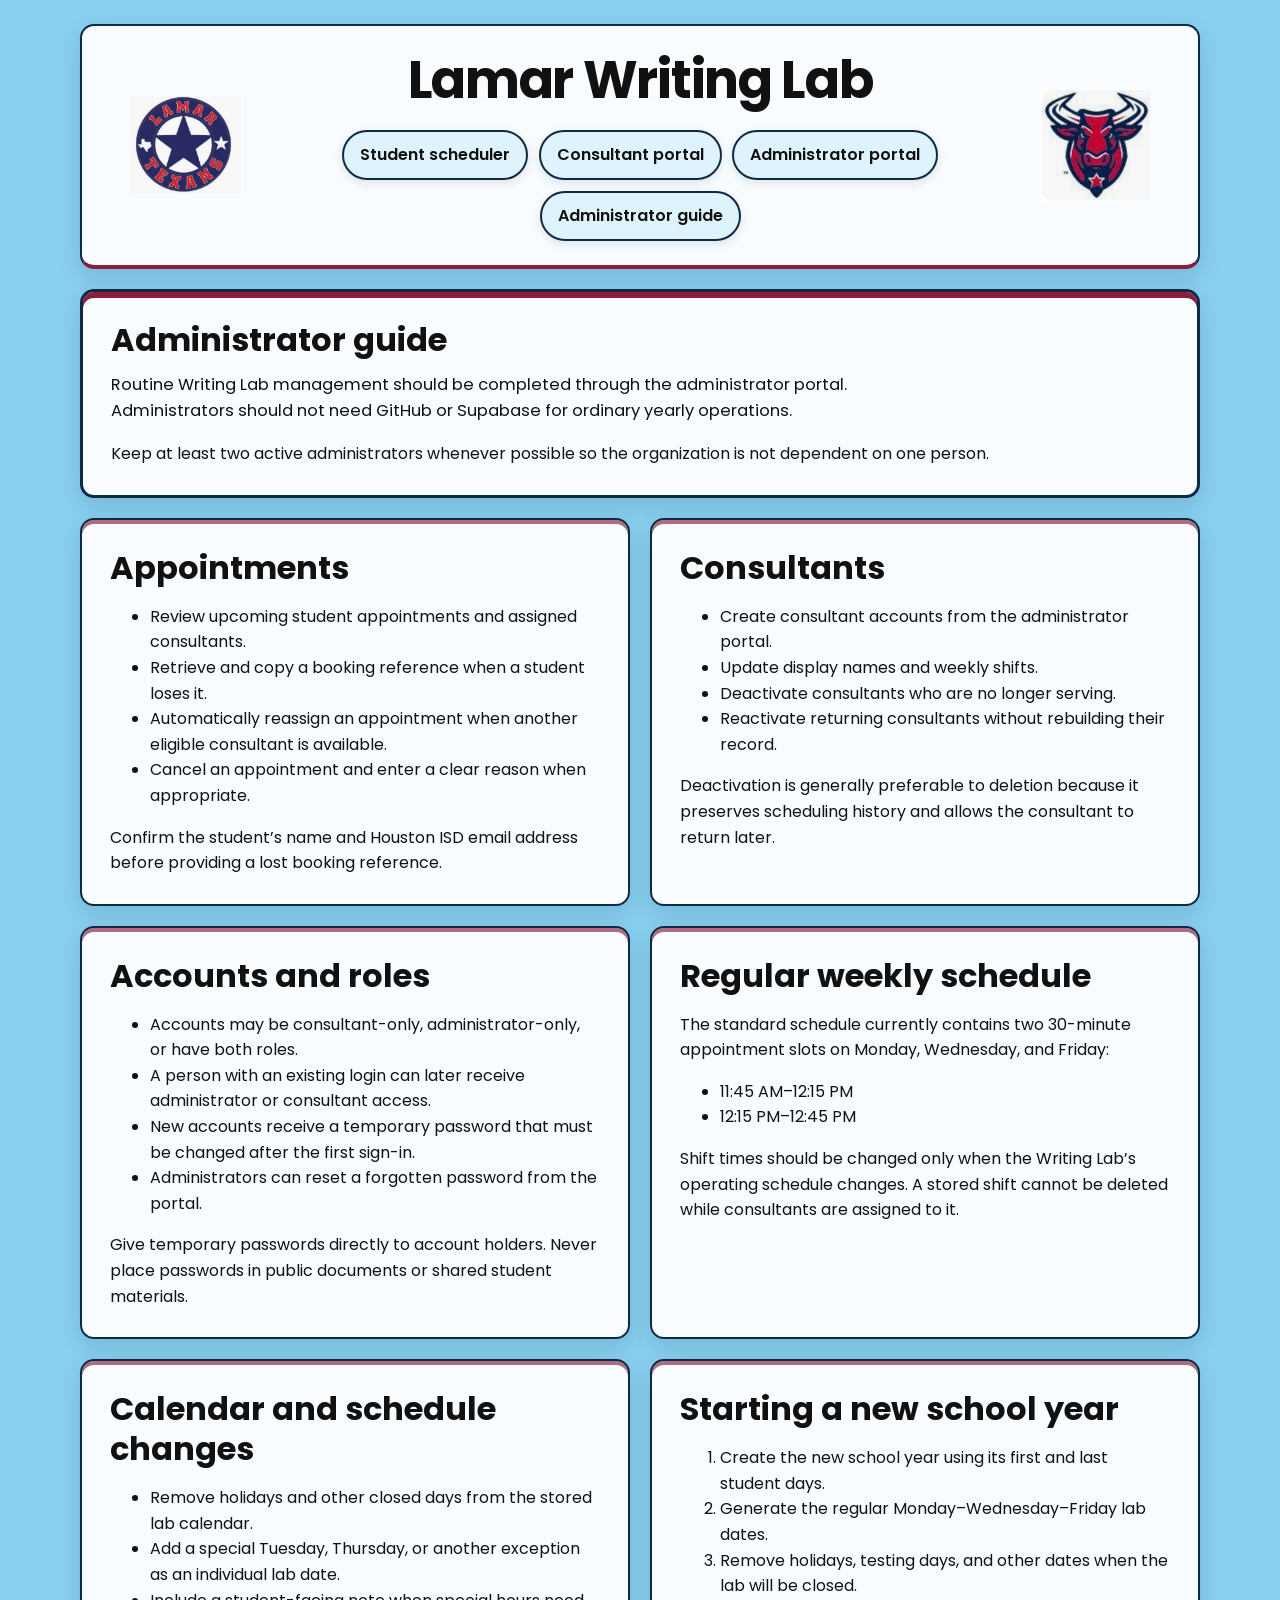
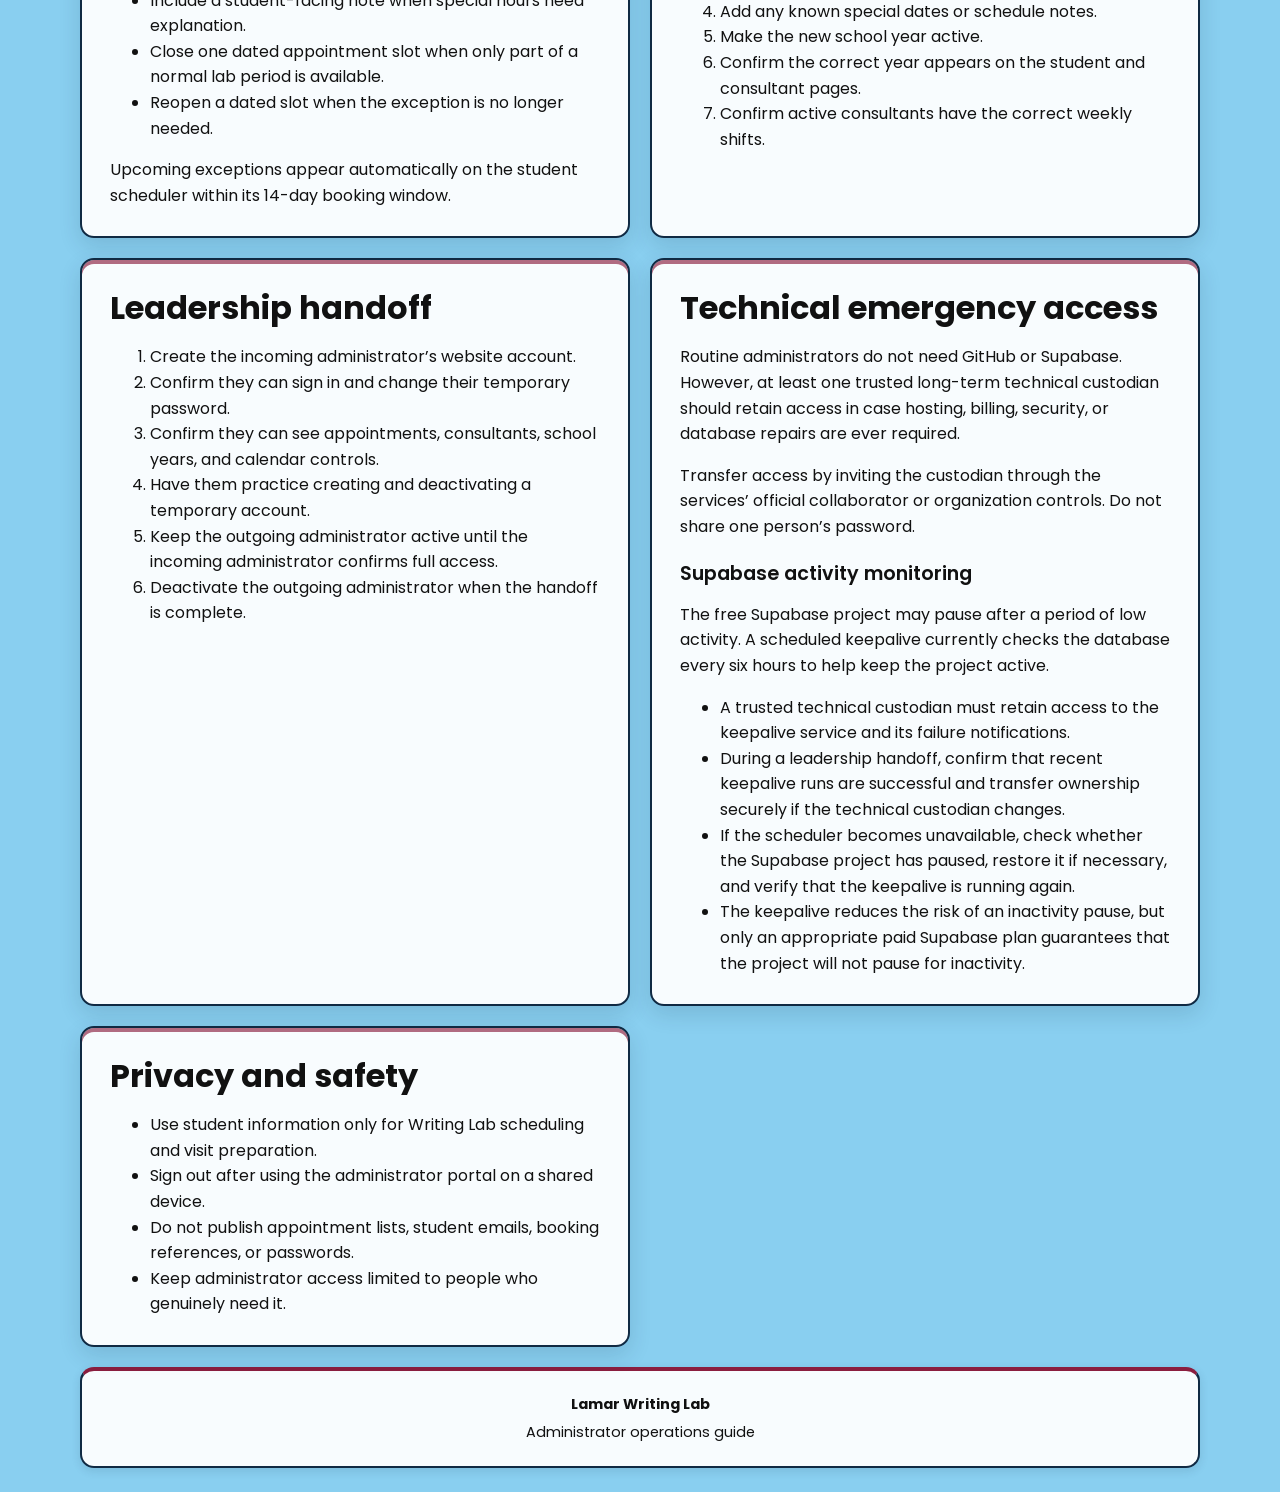
<file: admin-guide.html>
<!DOCTYPE html>
<html lang="en">
<head>
  <meta charset="UTF-8">

  <meta
    name="viewport"
    content="width=device-width, initial-scale=1.0"
  >

  <title>Lamar Writing Lab Administrator Guide</title>

  <link rel="icon" href="data:,">

  <link
    rel="preconnect"
    href="https://fonts.googleapis.com"
  >

  <link
    rel="preconnect"
    href="https://fonts.gstatic.com"
    crossorigin
  >

  <link
    href="https://fonts.googleapis.com/css2?family=Poppins:wght@400;500;600;700&display=swap"
    rel="stylesheet"
  >

  <link rel="stylesheet" href="styles.css">
  <link rel="stylesheet" href="branding.css">
  <link rel="stylesheet" href="staff.css">
</head>

<body class="staff-page">
  <header class="site-header">
    <h1>Lamar Writing Lab</h1>

    <nav aria-label="Writing Lab navigation">
      <a href="index.html">
        Student scheduler
      </a>

      <a href="consultant.html">
        Consultant portal
      </a>

      <a href="admin.html">
        Administrator portal
      </a>

      <a href="admin-guide.html">
        Administrator guide
      </a>
    </nav>
  </header>

  <main
    id="guide"
    class="page-grid"
  >
    <section class="card primary-card">
      <h2>Administrator guide</h2>

      <p class="section-introduction">
        Routine Writing Lab management should be completed through
        the administrator portal. Administrators should not need
        GitHub or Supabase for ordinary yearly operations.
      </p>

      <p>
        Keep at least two active administrators whenever possible
        so the organization is not dependent on one person.
      </p>
    </section>

    <section class="card">
      <h2>Appointments</h2>

      <ul>
        <li>
          Review upcoming student appointments and assigned
          consultants.
        </li>

        <li>
          Retrieve and copy a booking reference when a student
          loses it.
        </li>

        <li>
          Automatically reassign an appointment when another
          eligible consultant is available.
        </li>

        <li>
          Cancel an appointment and enter a clear reason when
          appropriate.
        </li>
      </ul>

      <p>
        Confirm the student’s name and Houston ISD email address
        before providing a lost booking reference.
      </p>
    </section>

    <section class="card">
      <h2>Consultants</h2>

      <ul>
        <li>
          Create consultant accounts from the administrator
          portal.
        </li>

        <li>
          Update display names and weekly shifts.
        </li>

        <li>
          Deactivate consultants who are no longer serving.
        </li>

        <li>
          Reactivate returning consultants without rebuilding
          their record.
        </li>
      </ul>

      <p>
        Deactivation is generally preferable to deletion because
        it preserves scheduling history and allows the consultant
        to return later.
      </p>
    </section>

    <section class="card">
      <h2>Accounts and roles</h2>

      <ul>
        <li>
          Accounts may be consultant-only, administrator-only, or
          have both roles.
        </li>

        <li>
          A person with an existing login can later receive
          administrator or consultant access.
        </li>

        <li>
          New accounts receive a temporary password that must be
          changed after the first sign-in.
        </li>

        <li>
          Administrators can reset a forgotten password from the
          portal.
        </li>
      </ul>

      <p>
        Give temporary passwords directly to account holders.
        Never place passwords in public documents or shared
        student materials.
      </p>
    </section>

    <section class="card">
      <h2>Regular weekly schedule</h2>

      <p>
        The standard schedule currently contains two 30-minute
        appointment slots on Monday, Wednesday, and Friday:
      </p>

      <ul>
        <li>11:45 AM–12:15 PM</li>
        <li>12:15 PM–12:45 PM</li>
      </ul>

      <p>
        Shift times should be changed only when the Writing Lab’s
        operating schedule changes. A stored shift cannot be
        deleted while consultants are assigned to it.
      </p>
    </section>

    <section class="card">
      <h2>Calendar and schedule changes</h2>

      <ul>
        <li>
          Remove holidays and other closed days from the stored
          lab calendar.
        </li>

        <li>
          Add a special Tuesday, Thursday, or another exception
          as an individual lab date.
        </li>

        <li>
          Include a student-facing note when special hours need
          explanation.
        </li>

        <li>
          Close one dated appointment slot when only part of a
          normal lab period is available.
        </li>

        <li>
          Reopen a dated slot when the exception is no longer
          needed.
        </li>
      </ul>

      <p>
        Upcoming exceptions appear automatically on the student
        scheduler within its 14-day booking window.
      </p>
    </section>

    <section class="card">
      <h2>Starting a new school year</h2>

      <ol>
        <li>
          Create the new school year using its first and last
          student days.
        </li>

        <li>
          Generate the regular Monday–Wednesday–Friday lab dates.
        </li>

        <li>
          Remove holidays, testing days, and other dates when the
          lab will be closed.
        </li>

        <li>
          Add any known special dates or schedule notes.
        </li>

        <li>
          Make the new school year active.
        </li>

        <li>
          Confirm the correct year appears on the student and
          consultant pages.
        </li>

        <li>
          Confirm active consultants have the correct weekly
          shifts.
        </li>
      </ol>
    </section>

    <section class="card">
      <h2>Leadership handoff</h2>

      <ol>
        <li>
          Create the incoming administrator’s website account.
        </li>

        <li>
          Confirm they can sign in and change their temporary
          password.
        </li>

        <li>
          Confirm they can see appointments, consultants, school
          years, and calendar controls.
        </li>

        <li>
          Have them practice creating and deactivating a temporary
          account.
        </li>

        <li>
          Keep the outgoing administrator active until the
          incoming administrator confirms full access.
        </li>

        <li>
          Deactivate the outgoing administrator when the handoff
          is complete.
        </li>
      </ol>
    </section>

    <section class="card">
      <h2>Technical emergency access</h2>

      <p>
        Routine administrators do not need GitHub or Supabase.
        However, at least one trusted long-term technical
        custodian should retain access in case hosting, billing,
        security, or database repairs are ever required.
      </p>

      <p>
        Transfer access by inviting the custodian through the
        services’ official collaborator or organization controls.
        Do not share one person’s password.
      </p>

      <h3>Supabase activity monitoring</h3>

      <p>
        The free Supabase project may pause after a period of low
        activity. A scheduled keepalive currently checks the
        database every six hours to help keep the project active.
      </p>

      <ul>
        <li>
          A trusted technical custodian must retain access to the
          keepalive service and its failure notifications.
        </li>

        <li>
          During a leadership handoff, confirm that recent
          keepalive runs are successful and transfer ownership
          securely if the technical custodian changes.
        </li>

        <li>
          If the scheduler becomes unavailable, check whether the
          Supabase project has paused, restore it if necessary,
          and verify that the keepalive is running again.
        </li>

        <li>
          The keepalive reduces the risk of an inactivity pause,
          but only an appropriate paid Supabase plan guarantees
          that the project will not pause for inactivity.
        </li>
      </ul>
    </section>

    <section class="card">
      <h2>Privacy and safety</h2>

      <ul>
        <li>
          Use student information only for Writing Lab scheduling
          and visit preparation.
        </li>

        <li>
          Sign out after using the administrator portal on a
          shared device.
        </li>

        <li>
          Do not publish appointment lists, student emails,
          booking references, or passwords.
        </li>

        <li>
          Keep administrator access limited to people who
          genuinely need it.
        </li>
      </ul>
    </section>
  </main>

  <footer class="site-footer">
    <p>
      <strong>Lamar Writing Lab</strong>
    </p>

    <p>
      Administrator operations guide
    </p>
  </footer>
</body>
</html>
</file>
<file: styles.css>
:root {
  --background-blue: #89cff0;
  --navy: #102a43;
  --black: #111111;
  --white: #ffffff;
  --card-background: rgba(255, 255, 255, 0.94);
  --soft-blue: #dff3fc;
  --lighter-blue: #eef9fe;
  --border-color: #102a43;
  --error-border: #9b1c1c;
  --success-border: #26734d;
  --shadow: 0 8px 22px rgba(16, 42, 67, 0.14);
  --small-shadow: 0 3px 10px rgba(16, 42, 67, 0.12);
  --corner-radius: 14px;
  --content-width: 1120px;
}

* {
  box-sizing: border-box;
}

html {
  scroll-behavior: smooth;
}

body {
  margin: 0;
  min-width: 280px;
  background: var(--background-blue);
  color: var(--black);
  font-family:
    "Poppins",
    "Montserrat",
    Arial,
    sans-serif;
  font-size: 1rem;
  line-height: 1.6;
}

[hidden] {
  display: none !important;
}

a {
  color: var(--black);
  font-weight: 600;
  text-decoration-color: var(--navy);
  text-decoration-thickness: 2px;
  text-underline-offset: 0.2em;
}

a:hover {
  text-decoration-thickness: 3px;
}

a:focus-visible,
button:focus-visible,
input:focus-visible,
select:focus-visible,
summary:focus-visible {
  outline: 3px solid var(--navy);
  outline-offset: 3px;
}

.site-header {
  width: min(
    calc(100% - 2rem),
    var(--content-width)
  );
  margin: 1.5rem auto 0;
  padding: 1.5rem;
  background: var(--card-background);
  border: 2px solid var(--border-color);
  border-radius: var(--corner-radius);
  box-shadow: var(--shadow);
  text-align: center;
}

.site-header h1 {
  margin: 0;
  color: var(--black);
  font-size: clamp(2rem, 5vw, 3.25rem);
  font-weight: 700;
  line-height: 1.15;
  letter-spacing: -0.025em;
}

.site-header nav {
  display: flex;
  flex-wrap: wrap;
  justify-content: center;
  gap: 0.65rem;
  margin-top: 1.25rem;
}

.site-header nav a {
  display: inline-block;
  padding: 0.65rem 1rem;
  background: var(--soft-blue);
  border: 2px solid var(--navy);
  border-radius: 999px;
  color: var(--black);
  text-decoration: none;
  box-shadow: var(--small-shadow);
}

.site-header nav a:hover {
  background: var(--white);
}

.page-grid {
  display: grid;
  grid-template-columns:
    repeat(2, minmax(0, 1fr));
  gap: 1.25rem;
  width: min(
    calc(100% - 2rem),
    var(--content-width)
  );
  margin: 1.25rem auto;
}

.card {
  min-width: 0;
  padding: clamp(1.15rem, 3vw, 1.75rem);
  background: var(--card-background);
  border: 2px solid var(--border-color);
  border-radius: var(--corner-radius);
  box-shadow: var(--shadow);
}

.primary-card {
  grid-column: 1 / -1;
  border-width: 3px;
}

#booking-section,
.confirmation-card,
.page-message {
  grid-column: 1 / -1;
}

.card > :first-child {
  margin-top: 0;
}

.card > :last-child {
  margin-bottom: 0;
}

h1,
h2,
h3,
h4 {
  color: var(--black);
  font-family:
    "Poppins",
    "Montserrat",
    Arial,
    sans-serif;
  line-height: 1.25;
}

h2 {
  margin-bottom: 0.75rem;
  font-size: clamp(1.45rem, 3vw, 2rem);
  font-weight: 700;
}

h3 {
  margin-top: 1.4rem;
  margin-bottom: 0.6rem;
  font-size: 1.2rem;
  font-weight: 600;
}

h4 {
  font-size: 1.05rem;
  font-weight: 600;
}

.section-introduction {
  max-width: 72ch;
  margin-top: 0;
  font-size: 1.03rem;
}

form {
  width: 100%;
}

form p {
  margin: 1rem 0;
}

label {
  display: block;
  margin-bottom: 0.35rem;
  color: var(--black);
  font-weight: 600;
}

input,
select,
textarea {
  width: 100%;
  max-width: 34rem;
  min-height: 2.8rem;
  padding: 0.65rem 0.75rem;
  background: var(--white);
  border: 2px solid var(--navy);
  border-radius: 8px;
  color: var(--black);
  font: inherit;
}

input::placeholder,
textarea::placeholder {
  color: #444444;
  opacity: 1;
}

input:disabled,
select:disabled,
textarea:disabled {
  background: #e7e7e7;
  cursor: not-allowed;
  opacity: 1;
}

.form-help {
  max-width: 65ch;
  padding: 0.8rem 1rem;
  background: var(--lighter-blue);
  border-left: 5px solid var(--navy);
  border-radius: 6px;
}

button,
.staff-links a {
  display: inline-block;
  min-height: 2.75rem;
  margin: 0.25rem 0;
  padding: 0.65rem 1rem;
  background: var(--soft-blue);
  border: 2px solid var(--navy);
  border-radius: 8px;
  color: var(--black);
  font: inherit;
  font-weight: 600;
  line-height: 1.35;
  text-align: center;
  text-decoration: none;
  cursor: pointer;
  box-shadow: var(--small-shadow);
}

button:hover,
.staff-links a:hover {
  background: var(--white);
}

button:active,
.staff-links a:active {
  transform: translateY(1px);
  box-shadow: none;
}

button:disabled {
  background: #e2e2e2;
  border-color: #555555;
  color: #333333;
  cursor: not-allowed;
  box-shadow: none;
}

#slot-options {
  display: grid;
  grid-template-columns:
    repeat(auto-fit, minmax(220px, 1fr));
  gap: 0.8rem;
  margin-top: 1.25rem;
}

#slot-options button {
  width: 100%;
  min-height: 3.25rem;
}

.appointment-result {
  margin-top: 1.25rem;
  padding: 1rem;
  background: var(--lighter-blue);
  border: 2px solid var(--navy);
  border-radius: 10px;
}

.confirmation-card {
  border-color: var(--success-border);
  border-width: 3px;
}

.notice-card {
  background: #fff8d8;
  border-color: var(--navy);
}

.staff-card {
  background: var(--lighter-blue);
}

.staff-links {
  display: flex;
  flex-wrap: wrap;
  gap: 0.75rem;
}

.page-message,
[role="status"],
[role="alert"] {
  overflow-wrap: anywhere;
}

.page-message:not(:empty),
.card [role="status"]:not(:empty),
.card [role="alert"]:not(:empty) {
  margin-top: 1rem;
  padding: 0.75rem 1rem;
  background: var(--white);
  border-left: 5px solid var(--navy);
  border-radius: 6px;
}

.card [role="alert"]:not(:empty) {
  border-left-color: var(--error-border);
}

details {
  margin: 0.8rem 0;
  padding: 0.75rem;
  background: var(--lighter-blue);
  border: 1px solid var(--navy);
  border-radius: 8px;
}

summary {
  color: var(--black);
  font-weight: 600;
  cursor: pointer;
}

hr {
  margin: 1.5rem 0;
  border: 0;
  border-top: 2px solid var(--navy);
}

.site-footer {
  width: min(
    calc(100% - 2rem),
    var(--content-width)
  );
  margin: 0 auto 1.5rem;
  padding: 1rem 1.25rem;
  background: var(--card-background);
  border: 2px solid var(--navy);
  border-radius: var(--corner-radius);
  box-shadow: var(--small-shadow);
  text-align: center;
  font-size: 0.9rem;
}

.site-footer p {
  margin: 0.35rem 0;
}

#book-appointment,
#manage-appointment,
#staff-access {
  scroll-margin-top: 1rem;
}

@media (max-width: 760px) {
  .site-header,
  .page-grid,
  .site-footer {
    width: min(
      calc(100% - 1rem),
      var(--content-width)
    );
  }

  .site-header {
    margin-top: 0.5rem;
    padding: 1.1rem 0.8rem;
  }

  .site-header nav {
    display: grid;
    grid-template-columns: 1fr;
  }

  .site-header nav a {
    width: 100%;
  }

  .page-grid {
    grid-template-columns: 1fr;
    gap: 0.9rem;
    margin: 0.9rem auto;
  }

  .primary-card,
  #booking-section,
  .confirmation-card,
  .page-message {
    grid-column: auto;
  }

  .card {
    padding: 1rem;
  }

  button,
  .staff-links a {
    width: 100%;
  }

  .staff-links {
    display: grid;
    grid-template-columns: 1fr;
  }

  input,
  select,
  textarea {
    max-width: none;
  }
}

@media (max-width: 400px) {
  body {
    font-size: 0.95rem;
  }

  .site-header h1 {
    font-size: 1.9rem;
  }

  .card {
    border-radius: 10px;
  }
}

@media (prefers-reduced-motion: reduce) {
  html {
    scroll-behavior: auto;
  }

  *,
  *::before,
  *::after {
    transition: none !important;
    animation: none !important;
  }
}
.student-booking-reference {
  display: grid;
  gap: 0.75rem;
  margin: 1.25rem 0;
  padding: 1rem;
  background: var(--white);
  border: 3px solid var(--navy);
  border-radius: 10px;
}

.student-booking-reference strong {
  font-size: 1.1rem;
}

.student-booking-reference code {
  display: block;
  padding: 0.85rem;
  background: var(--soft-blue);
  border: 2px solid var(--navy);
  border-radius: 7px;
  color: var(--black);
  font-family:
    ui-monospace,
    SFMono-Regular,
    Menlo,
    Consolas,
    monospace;
  font-size: clamp(
    1rem,
    3vw,
    1.25rem
  );
  font-weight: 700;
  overflow-wrap: anywhere;
  user-select: all;
}

.student-booking-reference button {
  width: fit-content;
}

.booking-reference-warning {
  margin: 1.25rem 0 0;
  padding: 1rem;
  background: #fff3c4;
  border: 3px solid var(--lamar-maroon);
  border-radius: 9px;
  color: var(--black);
  font-size: clamp(
    1.15rem,
    3vw,
    1.4rem
  );
  font-weight: 700;
  line-height: 1.45;
  text-align: center;
  text-transform: uppercase;
}

@media (max-width: 520px) {
  .student-booking-reference button {
    width: 100%;
  }
}
</file>
<file: branding.css>
:root {
  --lamar-maroon: #8b1e3f;
  --lamar-maroon-soft: rgba(139, 30, 63, 0.65);
}

.site-header {
  display: grid;
  grid-template-columns:
    minmax(80px, 1fr)
    minmax(0, 720px)
    minmax(80px, 1fr);
  align-items: center;
  column-gap: 1rem;
  border-bottom:
    4px solid var(--lamar-maroon);
}

.site-header::before,
.site-header::after {
  content: "";
  display: block;
  width: clamp(76px, 9vw, 112px);
  aspect-ratio: 1;
  background-position: center;
  background-repeat: no-repeat;
  background-size: contain;
}

.site-header::before {
  grid-column: 1;
  grid-row: 1 / 3;
  justify-self: center;
  background-image:
    url("lamar-texans-logo.png");
}

.site-header::after {
  grid-column: 3;
  grid-row: 1 / 3;
  justify-self: center;
  background-image:
    url("lamar-bull-logo.png");
}

.site-header h1 {
  grid-column: 2;
  grid-row: 1;
}

.site-header nav {
  grid-column: 2;
  grid-row: 2;
}

.card {
  box-shadow:
    inset 0 4px 0
      var(--lamar-maroon-soft),
    var(--shadow);
}

.primary-card {
  box-shadow:
    inset 0 6px 0
      var(--lamar-maroon),
    var(--shadow);
}

.site-footer {
  border-top:
    4px solid var(--lamar-maroon);
}

.site-header nav a:hover,
button:hover,
.staff-links a:hover {
  border-color: var(--lamar-maroon);
}

a {
  text-decoration-color:
    var(--lamar-maroon);
}

.confirmation-card {
  box-shadow:
    inset 0 4px 0
      var(--lamar-maroon-soft),
    var(--shadow);
}

.notice-card {
  box-shadow:
    inset 0 4px 0
      var(--lamar-maroon),
    var(--shadow);
}

@media (max-width: 760px) {
  .site-header {
    grid-template-columns:
      62px minmax(0, 1fr) 62px;
    column-gap: 0.55rem;
  }

  .site-header::before,
  .site-header::after {
    width: 58px;
  }
}

@media (max-width: 520px) {
  .site-header {
    grid-template-columns:
      44px minmax(0, 1fr) 44px;
    column-gap: 0.35rem;
  }

  .site-header::before,
  .site-header::after {
    width: 42px;
  }

  .site-header h1 {
    font-size: clamp(
      1.55rem,
      8vw,
      2.15rem
    );
  }
}
</file>
<file: staff.css>
.staff-page .login-card {
  grid-column: 1 / -1;
  width: min(100%, 680px);
  justify-self: center;
}

.consultant-dashboard {
  display: grid;
  grid-column: 1 / -1;
  grid-template-columns:
    repeat(2, minmax(0, 1fr));
  gap: 1.25rem;
}

.consultant-dashboard .availability-card {
  grid-column: 1 / -1;
}

.consultant-dashboard .account-card {
  align-self: start;
}

.signed-in-summary {
  padding: 0.8rem 1rem;
  background: var(--lighter-blue);
  border-left:
    5px solid var(--lamar-maroon);
  border-radius: 6px;
  font-weight: 600;
}

fieldset {
  margin: 1.25rem 0;
  padding: 1rem;
  background: var(--lighter-blue);
  border: 2px solid var(--navy);
  border-radius: 10px;
}

legend {
  padding: 0 0.5rem;
  color: var(--black);
  font-weight: 600;
}

#shift-options {
  display: grid;
  grid-template-columns:
    repeat(auto-fit, minmax(220px, 1fr));
  gap: 0.75rem;
}

#shift-options label {
  display: flex;
  align-items: flex-start;
  gap: 0.6rem;
  min-height: 3rem;
  margin: 0;
  padding: 0.7rem;
  background: var(--white);
  border: 1px solid var(--navy);
  border-radius: 8px;
  cursor: pointer;
}

#shift-options input {
  width: 1.25rem;
  min-width: 1.25rem;
  height: 1.25rem;
  min-height: 0;
  margin: 0.15rem 0 0;
}

#appointment-list ul {
  margin: 1rem 0;
  padding: 0;
  list-style: none;
}

#appointment-list li {
  margin: 0.75rem 0;
  padding: 0.85rem 1rem;
  background: var(--lighter-blue);
  border-left:
    4px solid var(--lamar-maroon);
  border-radius: 6px;
}

.staff-page .page-message:not(:empty) {
  background: var(--white);
  border: 2px solid var(--navy);
  border-left:
    5px solid var(--lamar-maroon);
  border-radius: 8px;
}

@media (max-width: 760px) {
  .consultant-dashboard {
    grid-template-columns: 1fr;
    gap: 0.9rem;
  }

  .consultant-dashboard .availability-card {
    grid-column: auto;
  }

  #shift-options {
    grid-template-columns: 1fr;
  }
}
</file>
